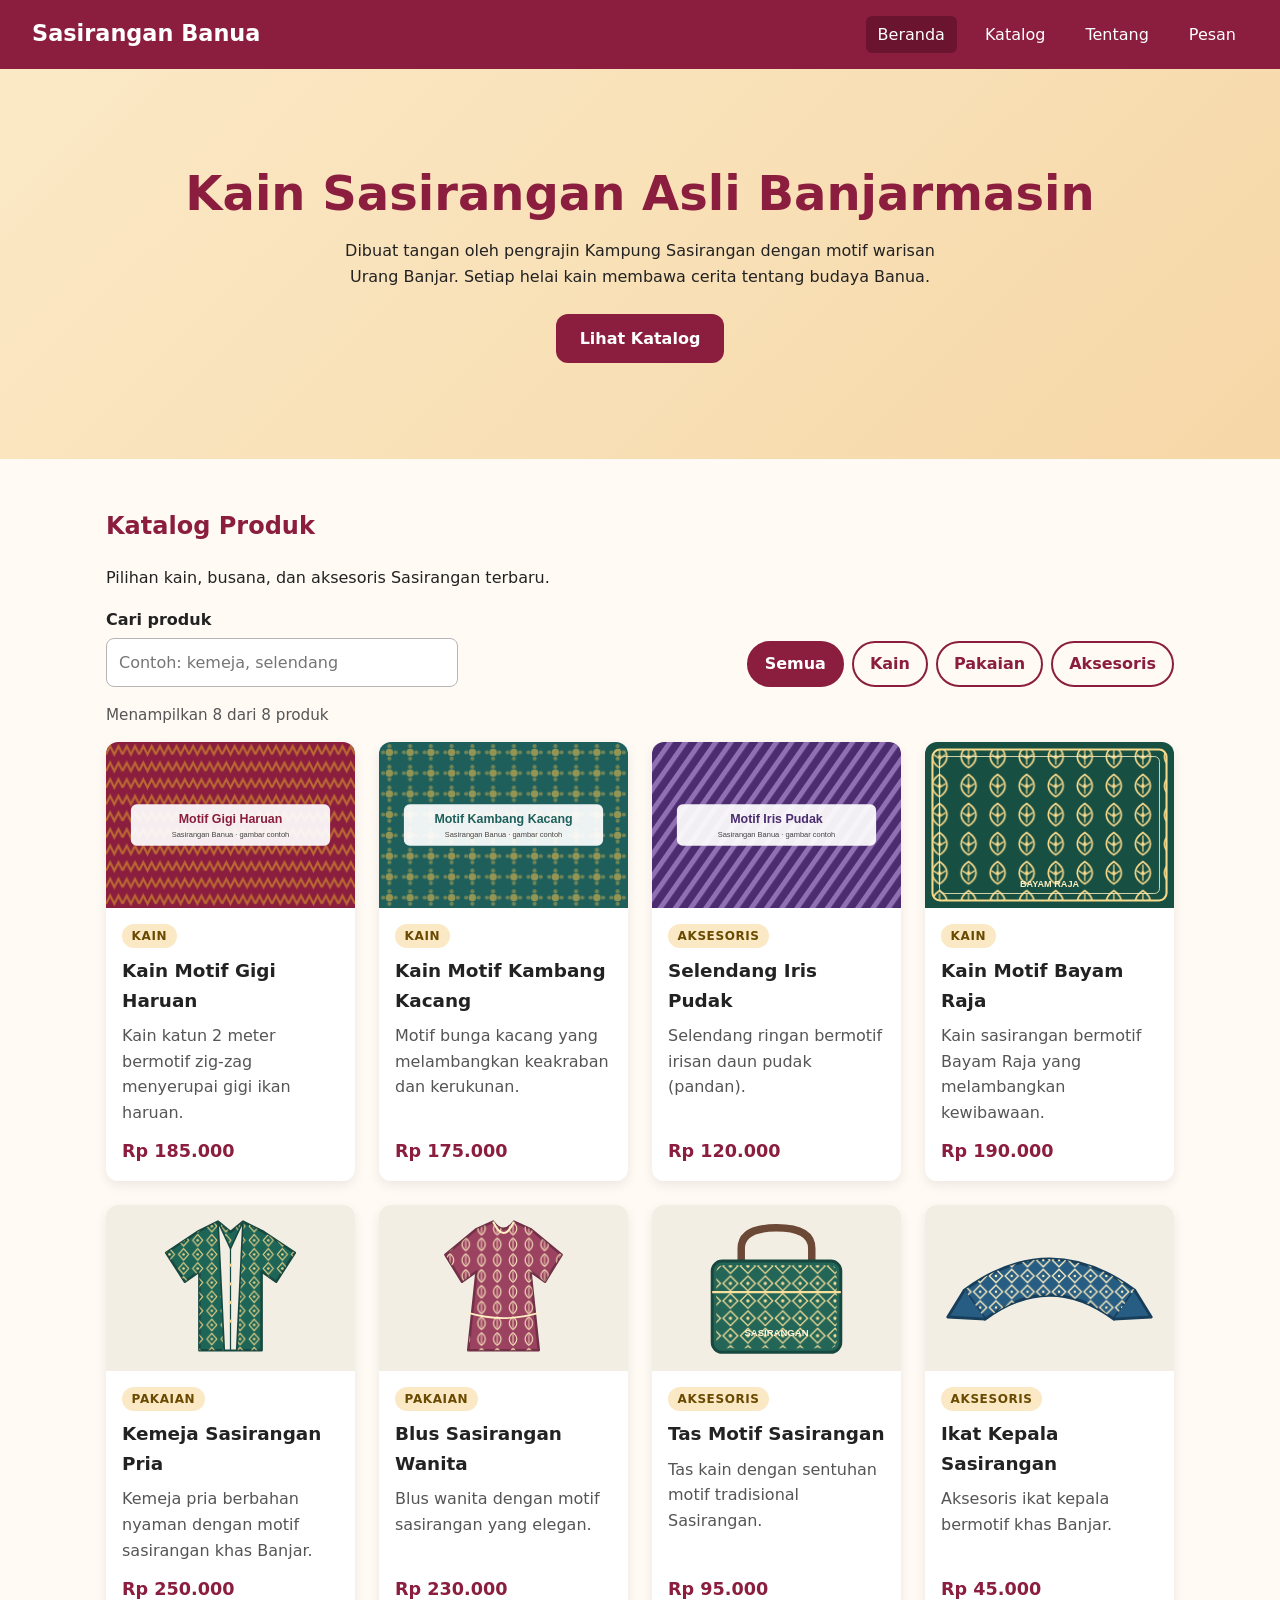
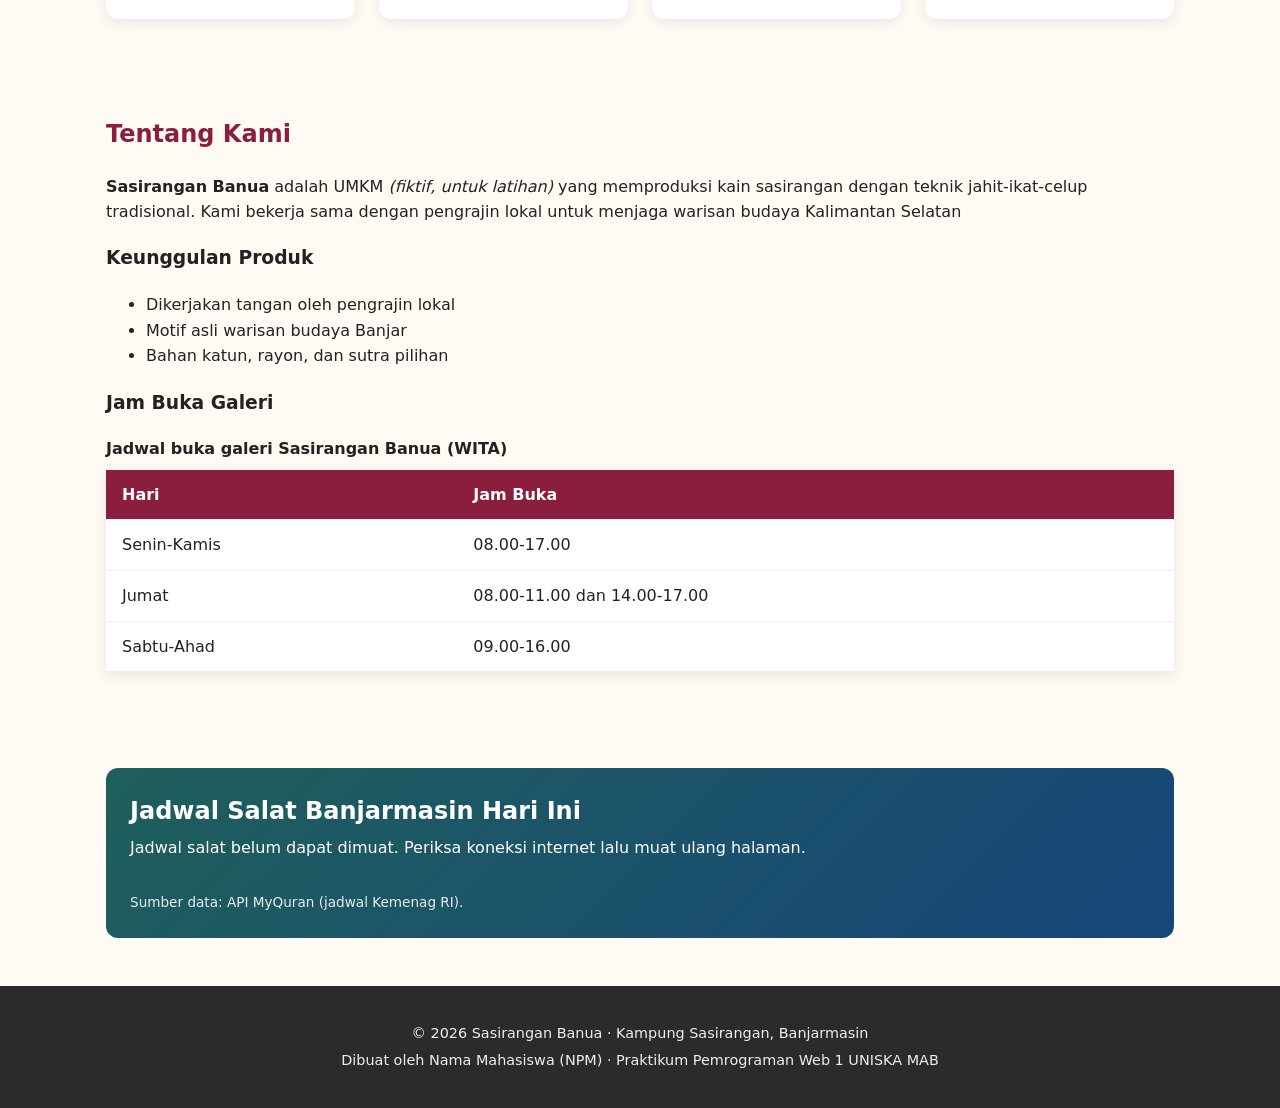
<file: index.html>
<!DOCTYPE html>
<html lang="id">
    <head>
        <meta charset="UTF-8">
        <meta name="viewport" content="width=device-width, initial-scale=1.0">
        <meta name="description" content="Katalog kain dan busana Sasirangan khas Banjarmasin karya pengrajin lokal."> 
        <title>Sasirangan Banua | Kain Khas Banjar</title>
        <link rel="stylesheet" href="css/style.css">
        <script src="js/katalog.js" defer></script>
        <script src="js/jadwal-salat.js" defer></script>
        <link rel="icon" href="img/favicon.svg" type="image/svg+xml"> 
    </head>
    <body>
        <header class="header-situs"> 
             <p class="logo"><a href="index.html">Sasirangan Banua</a></p> 
              <nav aria-label="Navigasi utama"> 
                <ul class="menu"> 
                     <li><a href="index.html" aria-current="page">Beranda</a></li> 
                     <li><a href="#katalog">Katalog</a></li> 
                     <li><a href="#tentang">Tentang</a></li>
                     <li><a href="kontak.html">Pesan</a></li> 
                </ul>
              </nav>
        </header> 
        <main> 
            <!-- ========== HERO ========== --> 
             <section class="hero" id="beranda"> 
                 <h1>Kain Sasirangan Asli Banjarmasin</h1> 
                 <p>Dibuat tangan oleh pengrajin Kampung Sasirangan dengan motif warisan Urang Banjar.
                     Setiap helai kain membawa cerita tentang budaya Banua.</p>
                 <a class="tombol" href="#katalog">Lihat Katalog</a>
             </section>
             <!-- ========== KATALOG ========== --> 
              <section class="bagian" id="katalog">
                  <h2>Katalog Produk</h2>
                  <p>Pilihan kain, busana, dan aksesoris Sasirangan terbaru.</p>
                 
                   <div class="kontrol-katalog">

    <!-- Kolom pencarian produk -->
    <div class="kolom">
        <label for="cari">Cari produk</label>
        <input 
            type="search" 
            id="cari" 
            placeholder="Contoh: kemeja, selendang">
    </div>

    <!-- Filter kategori produk -->
    <div class="filter" role="group" aria-label="Filter kategori">

        <button 
            type="button" 
            class="tombol-filter aktif" 
            data-kategori="semua"
            aria-pressed="true">
            Semua
        </button>

        <button 
            type="button" 
            class="tombol-filter" 
            data-kategori="kain"
            aria-pressed="false">
            Kain
        </button>

        <button 
            type="button" 
            class="tombol-filter" 
            data-kategori="pakaian"
            aria-pressed="false">
            Pakaian
        </button>

        <button 
            type="button" 
            class="tombol-filter" 
            data-kategori="aksesoris"
            aria-pressed="false">
            Aksesoris
        </button>

    </div>
</div>

<!-- Informasi jumlah produk -->
<p 
    id="info-jumlah" 
    class="info-jumlah" 
    aria-live="polite">
</p>

<!-- Daftar katalog produk -->
<div 
    id="daftar-katalog" 
    class="katalog-grid">
</div>

<!-- Pesan jika JavaScript tidak aktif -->
<noscript>
    <p>Aktifkan JavaScript untuk melihat katalog produk.</p>
</noscript>
                    </section>

                    <section class="bagian" id="tentang">
                        <h2>Tentang Kami</h2>
                        <p><strong>Sasirangan Banua</strong> adalah UMKM <em>(fiktif, untuk latihan)</em> yang
                        memproduksi kain sasirangan dengan teknik jahit-ikat-celup tradisional. Kami bekerja sama
                        dengan pengrajin lokal untuk menjaga warisan budaya Kalimantan Selatan</p>

                        <h3>Keunggulan Produk</h3>
                        <ul>
                            <li>Dikerjakan tangan oleh pengrajin lokal</li>
                            <li>Motif asli warisan budaya Banjar</li>
                            <li>Bahan katun, rayon, dan sutra pilihan</li>
                        </ul>

                        <h3>Jam Buka Galeri</h3>
                        <table>
                        <caption>Jadwal buka galeri Sasirangan Banua (WITA)</caption>
                        <thead>
                            <tr>
                            <th scope="col">Hari</th>
                            <th scope="col">Jam Buka</th>
                            </tr>
                        </thead>
                        <tbody>
                            <tr>
                            <td>Senin-Kamis</td>
                            <td>08.00-17.00</td>
                            </tr>
                            <tr>
                            <td>Jumat</td>
                            <td>08.00-11.00 dan 14.00-17.00</td>
                            </tr>
                            <tr>
                            <td>Sabtu-Ahad</td>
                            <td>09.00-16.00</td>
                            </tr>
                        </tbody>
                        </table>
                        </section>

            <!-- ========== JADWAL SALAT (data dari API) ========== -->
            <section class="bagian" id="jadwal">
                <div class="jadwal-salat" id="jadwal-salat">
                    <h2>Jadwal Salat Banjarmasin Hari Ini</h2>
                    <p class="status" aria-live="polite">Memuat jadwal salat...</p>
                    <ul class="daftar-waktu" hidden></ul>
                    <p class="sumber">Sumber data: API MyQuran (jadwal Kemenag RI).</p>
                </div>
            </section>
                        </main>

                        <footer class="footer-situs">
                        <p>&copy; 2026 Sasirangan Banua &middot; Kampung Sasirangan, Banjarmasin</p>
                         <p>Dibuat oleh Nama Mahasiswa (NPM) &middot; Praktikum Pemrograman Web 1 UNISKA MAB</p>
                        </footer>
                      

    </body>
</html>
</file>
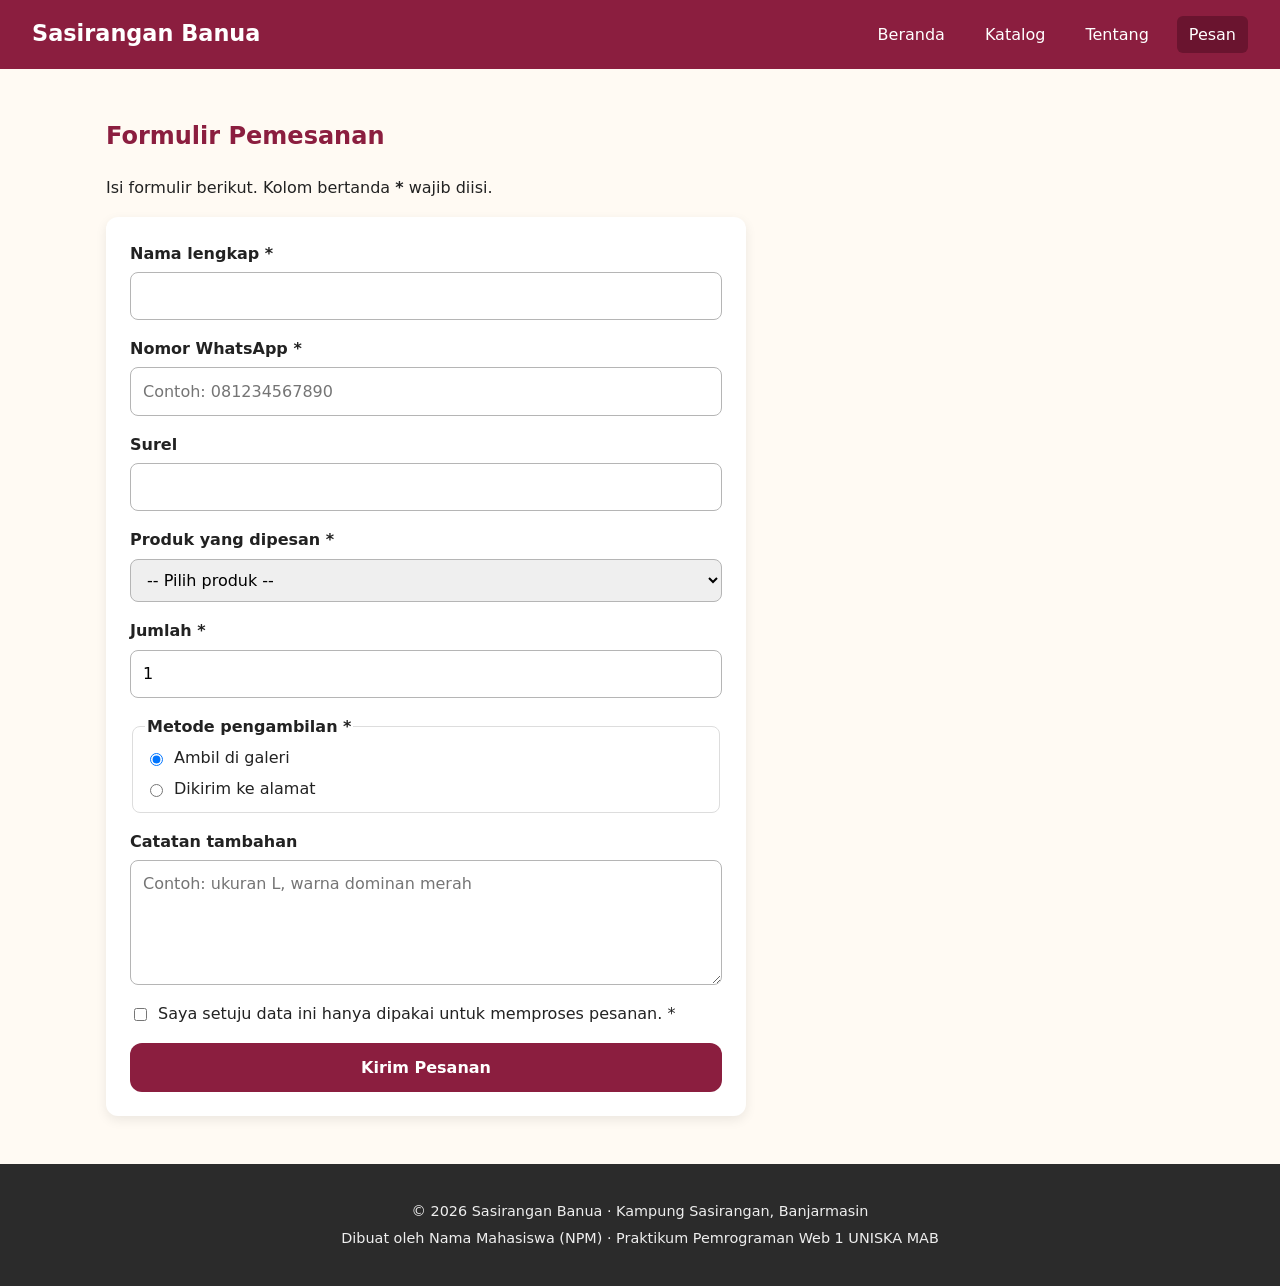
<file: kontak.html>
<!DOCTYPE html>
<html lang="id">
<head>
    <meta charset="UTF-8">
    <meta name="viewport" content="width=device-width, initial-scale=1.0">
    <title>Pesan - Sasirangan Banua</title>

    <link rel="stylesheet" href="css/style.css">
    <script src="js/form.js" defer></script>
</head>

<body>

<header class="header-situs">
    <p class="logo">
        <a href="index.html">Sasirangan Banua</a>
    </p>

    <nav aria-label="Navigasi utama">
        <ul class="menu">
            <li><a href="index.html">Beranda</a></li>
            <li><a href="index.html#katalog">Katalog</a></li>
            <li><a href="index.html#tentang">Tentang</a></li>
            <li><a href="kontak.html" aria-current="page">Pesan</a></li>
        </ul>
    </nav>
</header>

<main>
    <section class="bagian" id="pesan">

        <h1>Formulir Pemesanan</h1>
        <p>Isi formulir berikut. Kolom bertanda <strong>*</strong> wajib diisi.</p>

        <form id="form-pesan" class="form-pesan" action="#" method="get" novalidate>

            <!-- NAMA -->
            <div class="kolom">
                <label for="nama">Nama lengkap *</label>
                <input type="text" id="nama" name="nama"
                    required minlength="3" autocomplete="name"
                    aria-describedby="error-nama">
                <p class="pesan-error" id="error-nama"></p>
            </div>

            <!-- WHATSAPP -->
            <div class="kolom">
                <label for="wa">Nomor WhatsApp *</label>
                <input type="tel" id="wa" name="wa"
                    required pattern="08[0-9]{8,11}"
                    placeholder="Contoh: 081234567890"
                    autocomplete="tel"
                    aria-describedby="error-wa">
                <p class="pesan-error" id="error-wa"></p>
            </div>

            <!-- EMAIL -->
            <div class="kolom">
                <label for="email">Surel</label>
                <input type="email" id="email" name="email"
                    autocomplete="email"
                    aria-describedby="error-email">
                <p class="pesan-error" id="error-email"></p>
            </div>

            <!-- PRODUK -->
            <div class="kolom">
                <label for="produk">Produk yang dipesan *</label>
                <select id="produk" name="produk" required
                    aria-describedby="error-produk">
                    <option value="">-- Pilih produk --</option>
                    <option>Kain Motif Gigi Haruan</option>
                    <option>Kain Motif Kambang Kacang</option>
                    <option>Selendang Iris Pudak</option>
                    <option>Kemeja Bayam Raja</option>
                    <option>Tas Naga Balimbur</option>
                    <option>Gamis Ombak Sinapur Karang</option>
                </select>
                <p class="pesan-error" id="error-produk"></p>
            </div>

            <!-- JUMLAH -->
            <div class="kolom">
                <label for="jumlah">Jumlah *</label>
                <input type="number" id="jumlah" name="jumlah"
                    min="1" max="50" value="1" required
                    aria-describedby="error-jumlah">
                <p class="pesan-error" id="error-jumlah"></p>
            </div>

            <!-- METODE PENGAMBILAN -->
            <fieldset>
                <legend>Metode pengambilan *</legend>

                <label>
                    <input type="radio" name="pengambilan"
                        value="Ambil di galeri" checked>
                    Ambil di galeri
                </label>

                <label>
                    <input type="radio" name="pengambilan"
                        value="Dikirim ke alamat">
                    Dikirim ke alamat
                </label>
            </fieldset>

            <!-- CATATAN -->
            <div class="kolom">
                <label for="catatan">Catatan tambahan</label>
                <textarea id="catatan" name="catatan"
                    rows="4" maxlength="300"
                    placeholder="Contoh: ukuran L, warna dominan merah"></textarea>
            </div>

            <!-- PERSETUJUAN -->
            <div class="kolom">
                <label class="cek">
                    <input type="checkbox" id="setuju" name="setuju"
                        required aria-describedby="error-setuju">
                    Saya setuju data ini hanya dipakai
                    untuk memproses pesanan. *
                </label>
                <p class="pesan-error" id="error-setuju"></p>
            </div>

            <button type="submit" class="tombol">
                Kirim Pesanan
            </button>

        </form>

        <!-- HASIL PESANAN -->
        <div id="hasil-pesan" class="hasil-pesan" hidden>
            <h2>Ringkasan Pesanan</h2>

            <pre id="ringkasan"></pre>

            <a id="tautan-wa" class="tombol"
                href="#" target="_blank" rel="noopener">
                Lanjutkan ke WhatsApp
            </a>
        </div>

    </section>
</main>

<footer class="footer-situs">
    <p>
        &copy; 2026 Sasirangan Banua
        &middot; Kampung Sasirangan, Banjarmasin
    </p>

    <p>
        Dibuat oleh Nama Mahasiswa (NPM)
        &middot; Praktikum Pemrograman Web 1 UNISKA MAB
    </p>
</footer>

</body>
</html>
</file>
<file: css/style.css>
/* =========================================================
   Sasirangan Banua — style.css
   Pendekatan: mobile-first (gaya dasar untuk HP, lalu
   disesuaikan untuk layar lebar dengan media query)
   ========================================================= */

/* ---------- 1. Variabel (custom properties) ---------- */
:root {
  --warna-utama: #8b1e3f;        /* merah marun sasirangan */
  --warna-utama-gelap: #6a142f;
  --warna-aksen: #e0a526;        /* kuning kunyit */
  --warna-krem: #fbe9c6;
  --warna-teks: #222222;
  --warna-teks-lembut: #555555;
  --warna-latar: #fffaf3;
  --warna-kartu: #ffffff;
  --radius: 12px;
  --bayangan: 0 4px 12px rgba(0, 0, 0, 0.08);
  --lebar-maks: 1100px;
}

/* ---------- 2. Reset ringan & dasar ---------- */
*,
*::before,
*::after {
  box-sizing: border-box;
}

html {
  scroll-behavior: smooth;
  scroll-padding-top: 7rem; /* agar judul tidak tertutup header sticky */
}

body {
  margin: 0;
  font-family: "Segoe UI", system-ui, -apple-system, Roboto, Arial, sans-serif;
  font-size: 1rem;
  line-height: 1.6;
  color: var(--warna-teks);
  background-color: var(--warna-latar);
}

img {
  display: block;
  max-width: 100%;
   height: auto; 
}
a {
  color: var(--warna-utama);
}

/* Penanda fokus untuk pengguna keyboard — JANGAN dihapus */
a:focus-visible,
button:focus-visible,
input:focus-visible,
select:focus-visible,
textarea:focus-visible {
  outline: 3px solid var(--warna-utama-gelap);
  outline-offset: 2px;
}
/* ---------- 3. Header & navigasi (Flexbox) ---------- */
.header-situs {
  position: sticky;
  top: 0;
  z-index: 10;
  display: flex;
  flex-direction: column;      /* HP: logo di atas menu */
  align-items: center;
  gap: 0.5rem;
  padding: 1rem;
  background-color: var(--warna-utama);
  color: #ffffff;
}

.logo {
  margin: 0;
  font-size: 1.4rem;
  font-weight: 700;
}

.logo a {
  color: inherit;
  text-decoration: none;
}

.menu {
  display: flex;
  flex-wrap: wrap;
  justify-content: center;
  gap: 0.25rem 1rem;
  margin: 0;
  padding: 0;
  list-style: none;
}

.menu a {
  display: block;
  padding: 0.35rem 0.75rem;
  border-radius: 6px;
  color: #ffffff;
  text-decoration: none;
}
.menu a:hover,
.menu a[aria-current="page"] {
  background-color: var(--warna-utama-gelap);
}

.header-situs a:focus-visible {
  outline-color: #ffffff; /* fokus putih agar terlihat di latar header yang gelap */
}

/* ---------- 4. Hero ---------- */
.hero {
  padding: 4rem 1rem;
  text-align: center;
  background: linear-gradient(135deg, var(--warna-krem), #f6d7a7);
}

.hero h1 {
  margin: 0 0 1rem;
  font-size: clamp(1.8rem, 5vw, 3rem);
  line-height: 1.2;
  color: var(--warna-utama);
}

.hero p {
  max-width: 40rem;
  margin: 0 auto 1.5rem;
}

/* ---------- 5. Tombol ---------- */
.tombol {
  display: inline-block;
  padding: 0.75rem 1.5rem;
  border: none;
  border-radius: var(--radius);
  background-color: var(--warna-utama);
  color: #ffffff;
  font: inherit;
  font-weight: 600;
  text-decoration: none;
  cursor: pointer;
  transition: background-color 0.2s ease, transform 0.2s ease;
}

.tombol:hover {
  background-color: var(--warna-utama-gelap);
  transform: translateY(-2px);
}

/* ---------- 6. Bagian (section) umum ---------- */
.bagian {
  max-width: var(--lebar-maks);
  margin-inline: auto;
  padding: 3rem 1rem;
}

.bagian h1,
.bagian h2 {
  margin-top: 0;
  color: var(--warna-utama);
}



/* ---------- 7. Katalog (CSS Grid) ---------- */
.katalog-grid {
  display: grid;
  grid-template-columns: repeat(auto-fill, minmax(240px, 1fr));
  gap: 1.5rem;
}

.kartu {
  display: flex;
  flex-direction: column;
  overflow: hidden;
  border-radius: var(--radius);
  background-color: var(--warna-kartu);
  box-shadow: var(--bayangan);
  transition: transform 0.2s ease;
}

.kartu:hover {
  transform: translateY(-4px);
}
.kartu img {
  width: 100%;
  aspect-ratio: 3 / 2;
  object-fit: cover;
}

.kartu-isi {
  display: flex;
  flex-direction: column;
  flex-grow: 1;                  /* isi kartu mengisi sisa tinggi */
  padding: 1rem;
}

.kartu h3 {
  margin: 0 0 0.5rem;
  font-size: 1.15rem;
}

.kartu p {
  margin: 0 0 0.75rem;
  color: var(--warna-teks-lembut);
}

.kartu .harga {
  margin-top: auto;              /* harga selalu di bagian bawah kartu */
  margin-bottom: 0;
  font-size: 1.1rem;
  font-weight: 700;
  color: var(--warna-utama);
}



/* ---------- 8. Tabel ---------- */
table {
  width: 100%;
  border-collapse: collapse;
  background-color: var(--warna-kartu);
  box-shadow: var(--bayangan);
}

caption {
  margin-bottom: 0.5rem;
  font-weight: 600;
  text-align: left;
}

th,
td {
  padding: 0.75rem 1rem;
  border-bottom: 1px solid #eeeeee;
  text-align: left;
}

thead th {
  background-color: var(--warna-utama);
  color: #ffffff;
}
/* ---------- 9. Formulir ---------- */
.form-pesan {
  display: grid;
  gap: 1rem;
  max-width: 40rem;
  padding: 1.5rem;
  border-radius: var(--radius);
  background-color: var(--warna-kartu);
  box-shadow: var(--bayangan);
}
.kolom {
  display: flex;
  flex-direction: column;
  gap: 0.35rem;
}

label,
legend {
  font-weight: 600;
}

input,
select,
textarea {
  width: 100%;
  padding: 0.65rem 0.75rem;
  border: 1px solid #b5b5b5;
  border-radius: 8px;
  font: inherit;
}

fieldset {
  display: flex;
  flex-direction: column;
  gap: 0.35rem;
  border: 1px solid #dddddd;
  border-radius: 8px;
}

fieldset label,
.cek {
  display: flex;
  align-items: center;
  gap: 0.5rem;
  font-weight: 400;
}

input[type="radio"],
input[type="checkbox"] {
  width: auto;
}
/* ---------- 10. Footer ---------- */
.footer-situs {
  padding: 2rem 1rem;
  background-color: #2b2b2b;
  color: #eeeeee;
  font-size: 0.9rem;
  text-align: center;
}

.footer-situs p {
  margin: 0.25rem 0;
}
/* ---------- 11. Responsif: tablet & desktop ---------- */
@media (min-width: 768px) {
  .header-situs {
    flex-direction: row;          /* logo kiri, menu kanan */
    justify-content: space-between;
    padding-inline: 2rem;
  }

  .hero {
    padding: 6rem 2rem;
  }
}

/* Hormati pengguna yang tidak ingin banyak animasi */
@media (prefers-reduced-motion: reduce) {
  html {
    scroll-behavior: auto;
  }

  * {
    transition: none !important;
  }
}
/* ---------- 12. Komponen interaktif (Modul 3) ---------- */

.kontrol-katalog {
    display: flex;
    flex-direction: column;
    gap: 1rem;
    margin-bottom: 1rem;
}

.filter {
    display: flex;
    flex-wrap: wrap;
    gap: 0.5rem;
}

.tombol-filter {
    padding: 0.5rem 1rem;
    border: 2px solid var(--warna-utama);
    border-radius: 999px;
    background-color: transparent;
    color: var(--warna-utama);
    font: inherit;
    font-weight: 600;
    cursor: pointer;
}

.tombol-filter:hover,
.tombol-filter.aktif {
    background-color: var(--warna-utama);
    color: #ffffff;
}

.info-jumlah {
    color: var(--warna-teks-lembut);
    font-size: 0.95rem;
}

.label-kategori {
    align-self: flex-start;
    margin-bottom: 0.5rem;
    padding: 0.15rem 0.6rem;
    border-radius: 999px;
    background-color: var(--warna-krem);
    color: #6a4a00;
    font-size: 0.75rem;
    font-weight: 700;
    letter-spacing: 0.05em;
    text-transform: uppercase;
}

.pesan-error {
    margin: 0;
    color: #b00020;
    font-size: 0.9rem;
}

.pesan-error:empty {
    display: none;
}

[aria-invalid="true"] {
    border-color: #b00020;
    background-color: #fff5f6;
}

.hasil-pesan {
    max-width: 40rem;
    margin-top: 2rem;
    padding: 1.5rem;
    border-left: 6px solid var(--warna-aksen);
    border-radius: var(--radius);
    background-color: var(--warna-kartu);
    box-shadow: var(--bayangan);
}

.hasil-pesan h2 {
    margin-top: 0;
}

.hasil-pesan pre {
    white-space: pre-wrap;
    font-family: inherit;
}

@media (min-width: 768px) {
    .kontrol-katalog {
        flex-direction: row;
        align-items: flex-end;
        justify-content: space-between;
    }

    .kontrol-katalog .kolom {
        flex: 1;
        max-width: 22rem;
    }
}
/* ---------- 12. Komponen interaktif (Modul 3) ---------- */
.kontrol-katalog {
    display: flex;
    flex-direction: column;
    gap: 1rem;
    margin-bottom: 1rem;
}

.filter {
    display: flex;
    flex-wrap: wrap;
    gap: 0.5rem;
}

.tombol-filter {
    padding: 0.5rem 1rem;
    border: 2px solid var(--warna-utama);
    border-radius: 999px;
    background-color: transparent;
    color: var(--warna-utama);
    font: inherit;
    font-weight: 600;
    cursor: pointer;
}

.tombol-filter:hover,
.tombol-filter.aktif {
    background-color: var(--warna-utama);
    color: #ffffff;
}

.info-jumlah {
    color: var(--warna-teks-lembut);
    font-size: 0.95rem;
}

.label-kategori {
    align-self: flex-start;
    margin-bottom: 0.5rem;
    padding: 0.15rem 0.6rem;
    border-radius: 999px;
    background-color: var(--warna-krem);
    color: #6a4a00;
    font-size: 0.75rem;
    font-weight: 700;
    letter-spacing: 0.05em;
    text-transform: uppercase;
}

.pesan-error {
    margin: 0;
    color: #b00020;
    font-size: 0.9rem;
}

.pesan-error:empty {
    display: none; /* sembunyikan jika belum ada pesan */
}

[aria-invalid="true"] {
    border-color: #b00020;
    background-color: #fff5f6;
}

.hasil-pesan {
    max-width: 40rem;
    margin-top: 2rem;
    padding: 1.5rem;
    border-left: 6px solid var(--warna-aksen);
    border-radius: var(--radius);
    background-color: var(--warna-kartu);
    box-shadow: var(--bayangan);
}

.hasil-pesan h2 {
    margin-top: 0;
}

.hasil-pesan pre {
    white-space: pre-wrap;
    font-family: inherit;
}

@media (min-width: 768px) {
    .kontrol-katalog {
        flex-direction: row;
        align-items: flex-end;
        justify-content: space-between;
    }

    .kontrol-katalog .kolom {
        flex: 1;
        max-width: 22rem;
    }
}
/* ---------- 12. Komponen interaktif (Modul 3) ---------- */
.kontrol-katalog {
    display: flex;
    flex-direction: column;
    gap: 1rem;
    margin-bottom: 1rem;
}

.filter {
    display: flex;
    flex-wrap: wrap;
    gap: 0.5rem;
}

.tombol-filter {
    padding: 0.5rem 1rem;
    border: 2px solid var(--warna-utama);
    border-radius: 999px;
    background-color: transparent;
    color: var(--warna-utama);
    font: inherit;
    font-weight: 600;
    cursor: pointer;
}

.tombol-filter:hover,
.tombol-filter.aktif {
    background-color: var(--warna-utama);
    color: #ffffff;
}

.info-jumlah {
    color: var(--warna-teks-lembut);
    font-size: 0.95rem;
}

.label-kategori {
    align-self: flex-start;
    margin-bottom: 0.5rem;
    padding: 0.15rem 0.6rem;
    border-radius: 999px;
    background-color: var(--warna-krem);
    color: #6a4a00;
    font-size: 0.75rem;
    font-weight: 700;
    letter-spacing: 0.05em;
    text-transform: uppercase;
}

.pesan-error {
    margin: 0;
    color: #b00020;
    font-size: 0.9rem;
}

.pesan-error:empty {
    display: none; /* sembunyikan jika belum ada pesan */
}

[aria-invalid="true"] {
    border-color: #b00020;
    background-color: #fff5f6;
}

.hasil-pesan {
    max-width: 40rem;
    margin-top: 2rem;
    padding: 1.5rem;
    border-left: 6px solid var(--warna-aksen);
    border-radius: var(--radius);
    background-color: var(--warna-kartu);
    box-shadow: var(--bayangan);
}

.hasil-pesan h2 {
    margin-top: 0;
}

.hasil-pesan pre {
    white-space: pre-wrap;
    font-family: inherit;
}

@media (min-width: 768px) {
    .kontrol-katalog {
        flex-direction: row;
        align-items: flex-end;
        justify-content: space-between;
    }

    .kontrol-katalog .kolom {
        flex: 1;
        max-width: 22rem;
    }
}
/* ---------- 13. Widget jadwal salat (Modul 4) ---------- */
.jadwal-salat {
  padding: 1.5rem;
  border-radius: var(--radius, 12px);
  background: linear-gradient(135deg, #1f5f5b, #16467a);
  color: #ffffff;
}

.jadwal-salat h2 {
  margin: 0 0 0.25rem;
  color: #ffffff;
}

.jadwal-salat .status {
  margin: 0 0 1rem;
}

.daftar-waktu {
  display: grid;
  grid-template-columns: repeat(auto-fit, minmax(110px, 1fr));
  gap: 0.75rem;
  margin: 0;
  padding: 0;
  list-style: none;
}

.daftar-waktu li {
  display: flex;
  flex-direction: column;
  align-items: center;
  padding: 0.75rem;
  border-radius: 10px;
  background-color: rgba(255, 255, 255, 0.15);
}

.daftar-waktu strong {
  font-size: 1.4rem;
}

.jadwal-salat .sumber {
  margin: 1rem 0 0;
  font-size: 0.85rem;
  opacity: 0.9;
}
</file>
